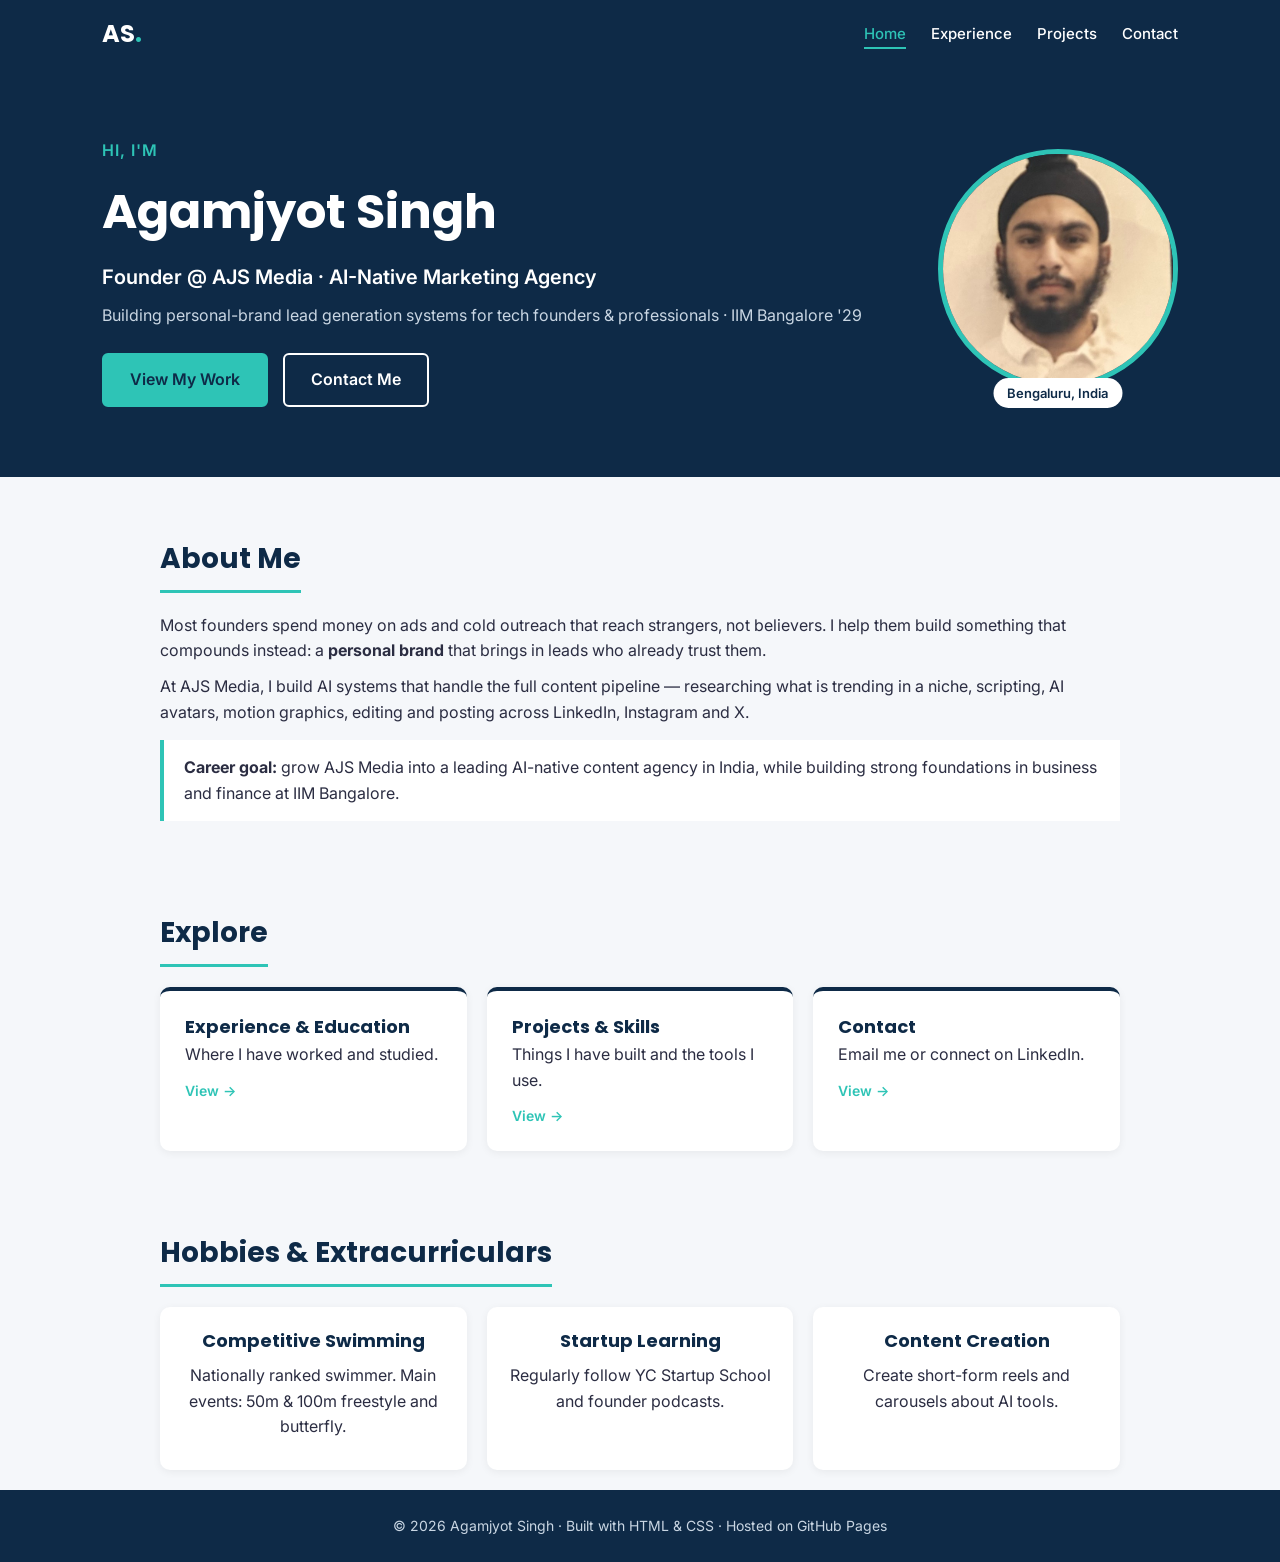
<file: index.html>
<!DOCTYPE html>
<html lang="en">
<head>
    <meta charset="UTF-8">
    <meta name="viewport" content="width=device-width, initial-scale=1.0">
    <title>Agamjyot Singh | Home</title>

    <!-- Google Fonts: Poppins for headings, Inter for body text -->
    <link rel="preconnect" href="https://fonts.googleapis.com">
    <link rel="preconnect" href="https://fonts.gstatic.com" crossorigin>
    <link href="https://fonts.googleapis.com/css2?family=Inter:wght@400;500;600&family=Poppins:wght@500;600;700&display=swap" rel="stylesheet">

    <!-- One shared stylesheet for all pages -->
    <link rel="stylesheet" href="style.css">
</head>
<body>

    <!-- ===== NAVIGATION BAR (same on every page) ===== -->
    <nav id="navbar">
        <a href="index.html" class="logo">AS<span>.</span></a>
        <ul class="nav-links">
            <li><a href="index.html" class="active">Home</a></li>
            <li><a href="experience.html">Experience</a></li>
            <li><a href="projects.html">Projects</a></li>
            <li><a href="contact.html">Contact</a></li>
        </ul>
    </nav>

    <!-- ===== HEADER: name, tagline, photo ===== -->
    <header>
        <div class="header-text">
            <p class="hello">Hi, I'm</p>
            <h1>Agamjyot Singh</h1>
            <p class="tagline">Founder @ AJS Media &middot; AI-Native Marketing Agency</p>
            <p class="sub-tagline">Building personal-brand lead generation systems for tech founders &amp; professionals &middot; IIM Bangalore '29</p>
            <div class="hero-buttons">
                <a href="projects.html" class="btn">View My Work</a>
                <a href="contact.html" class="btn btn-light">Contact Me</a>
            </div>
        </div>
        <div class="photo-box">
            <img src="profile.jpg" alt="Photo of Agamjyot Singh" class="profile-photo">
            <span class="badge">Bengaluru, India</span>
        </div>
    </header>

    <main>

        <!-- ===== SUMMARY / OBJECTIVE ===== -->
        <section id="about">
            <h2>About Me</h2>
            <p>
                Most founders spend money on ads and cold outreach that reach strangers, not believers.
                I help them build something that compounds instead: a <strong>personal brand</strong> that brings in
                leads who already trust them.
            </p>
            <p>
                At AJS Media, I build AI systems that handle the full content pipeline &mdash; researching what is
                trending in a niche, scripting, AI avatars, motion graphics, editing and posting across LinkedIn,
                Instagram and X.
            </p>
            <p class="goal">
                <strong>Career goal:</strong> grow AJS Media into a leading AI-native content agency in India, while
                building strong foundations in business and finance at IIM Bangalore.
            </p>
        </section>

        <!-- ===== EXPLORE: links to the other pages ===== -->
        <section id="explore">
            <h2>Explore</h2>
            <div class="explore-grid">
                <a href="experience.html" class="card explore-card">
                    <h3>Experience &amp; Education</h3>
                    <p>Where I have worked and studied.</p>
                    <span class="arrow">View &rarr;</span>
                </a>
                <a href="projects.html" class="card explore-card">
                    <h3>Projects &amp; Skills</h3>
                    <p>Things I have built and the tools I use.</p>
                    <span class="arrow">View &rarr;</span>
                </a>
                <a href="contact.html" class="card explore-card">
                    <h3>Contact</h3>
                    <p>Email me or connect on LinkedIn.</p>
                    <span class="arrow">View &rarr;</span>
                </a>
            </div>
        </section>

        <!-- ===== HOBBIES & EXTRACURRICULARS ===== -->
        <section id="hobbies">
            <h2>Hobbies &amp; Extracurriculars</h2>
            <div class="hobby-list">
                <div class="hobby">
                    <h3>Competitive Swimming</h3>
                    <p>Nationally ranked swimmer. Main events: 50m &amp; 100m freestyle and butterfly.</p>
                </div>
                <div class="hobby">
                    <h3>Startup Learning</h3>
                    <p>Regularly follow YC Startup School and founder podcasts.</p>
                </div>
                <div class="hobby">
                    <h3>Content Creation</h3>
                    <p>Create short-form reels and carousels about AI tools.</p>
                </div>
            </div>
        </section>

    </main>

    <!-- ===== FOOTER ===== -->
    <footer>
        <p>&copy; 2026 Agamjyot Singh &middot; Built with HTML &amp; CSS &middot; Hosted on GitHub Pages</p>
    </footer>

</body>
</html>
</file>
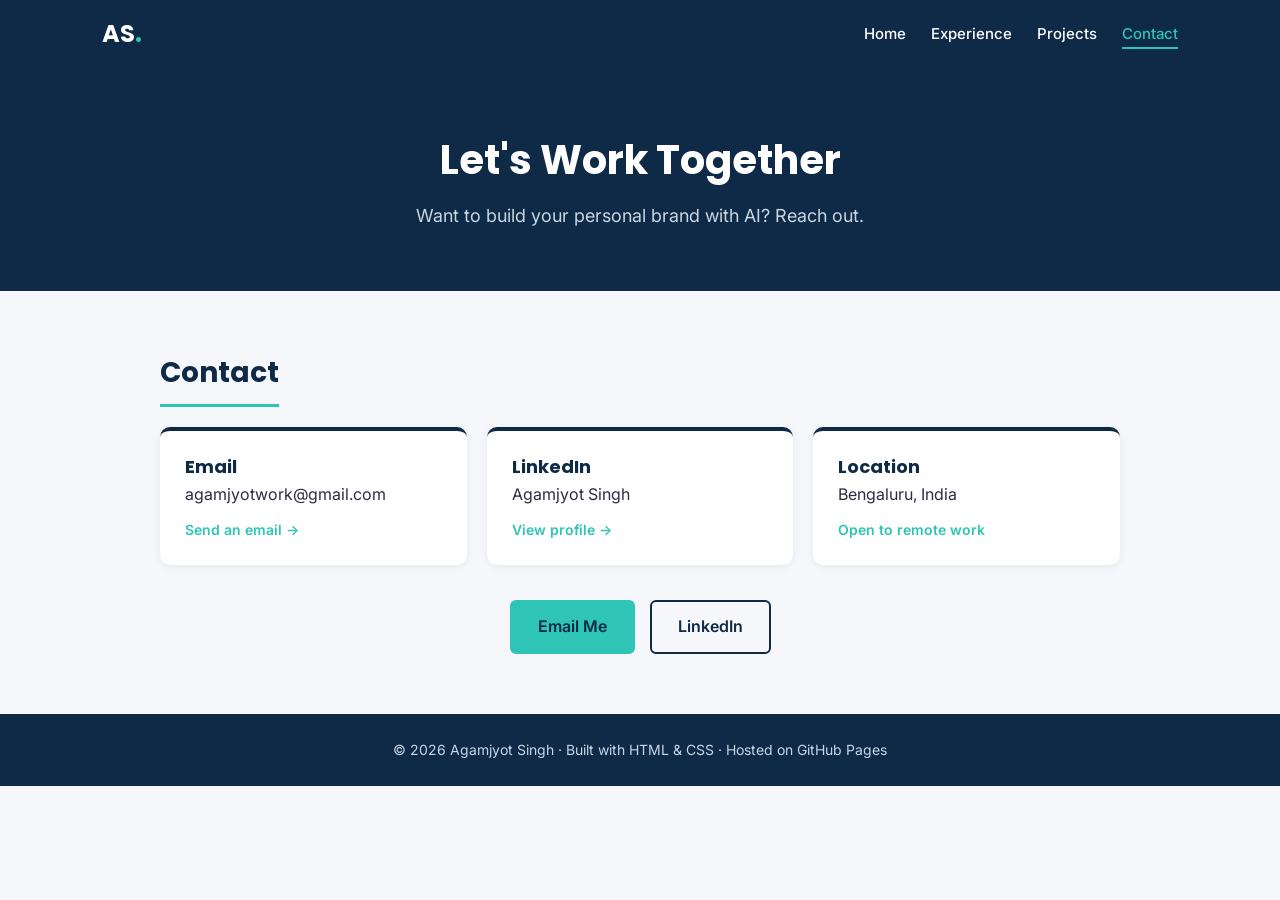
<file: contact.html>
<!DOCTYPE html>
<html lang="en">
<head>
    <meta charset="UTF-8">
    <meta name="viewport" content="width=device-width, initial-scale=1.0">
    <title>Agamjyot Singh | Contact</title>
    <link rel="preconnect" href="https://fonts.googleapis.com">
    <link rel="preconnect" href="https://fonts.gstatic.com" crossorigin>
    <link href="https://fonts.googleapis.com/css2?family=Inter:wght@400;500;600&family=Poppins:wght@500;600;700&display=swap" rel="stylesheet">
    <link rel="stylesheet" href="style.css">
</head>
<body>

    <!-- ===== NAVIGATION BAR ===== -->
    <nav id="navbar">
        <a href="index.html" class="logo">AS<span>.</span></a>
        <ul class="nav-links">
            <li><a href="index.html">Home</a></li>
            <li><a href="experience.html">Experience</a></li>
            <li><a href="projects.html">Projects</a></li>
            <li><a href="contact.html" class="active">Contact</a></li>
        </ul>
    </nav>

    <!-- ===== PAGE TITLE BANNER ===== -->
    <header class="page-banner">
        <h1>Let's Work Together</h1>
        <p>Want to build your personal brand with AI? Reach out.</p>
    </header>

    <main>
        <section id="contact">
            <h2>Contact</h2>

            <div class="contact-grid">
                <!-- mailto: opens the visitor's email app -->
                <a href="mailto:agamjyotwork@gmail.com" class="card contact-card">
                    <h3>Email</h3>
                    <p>agamjyotwork@gmail.com</p>
                    <span class="arrow">Send an email &rarr;</span>
                </a>

                <!-- target="_blank" opens LinkedIn in a new tab -->
                <a href="https://www.linkedin.com/in/agamjyot-singh-77b10638b" target="_blank" class="card contact-card">
                    <h3>LinkedIn</h3>
                    <p>Agamjyot Singh</p>
                    <span class="arrow">View profile &rarr;</span>
                </a>

                <div class="card contact-card">
                    <h3>Location</h3>
                    <p>Bengaluru, India</p>
                    <span class="arrow">Open to remote work</span>
                </div>
            </div>

            <div class="contact-links">
                <a href="mailto:agamjyotwork@gmail.com" class="btn">Email Me</a>
                <a href="https://www.linkedin.com/in/agamjyot-singh-77b10638b" target="_blank" class="btn btn-outline">LinkedIn</a>
            </div>
        </section>
    </main>

    <footer>
        <p>&copy; 2026 Agamjyot Singh &middot; Built with HTML &amp; CSS &middot; Hosted on GitHub Pages</p>
    </footer>

</body>
</html>
</file>
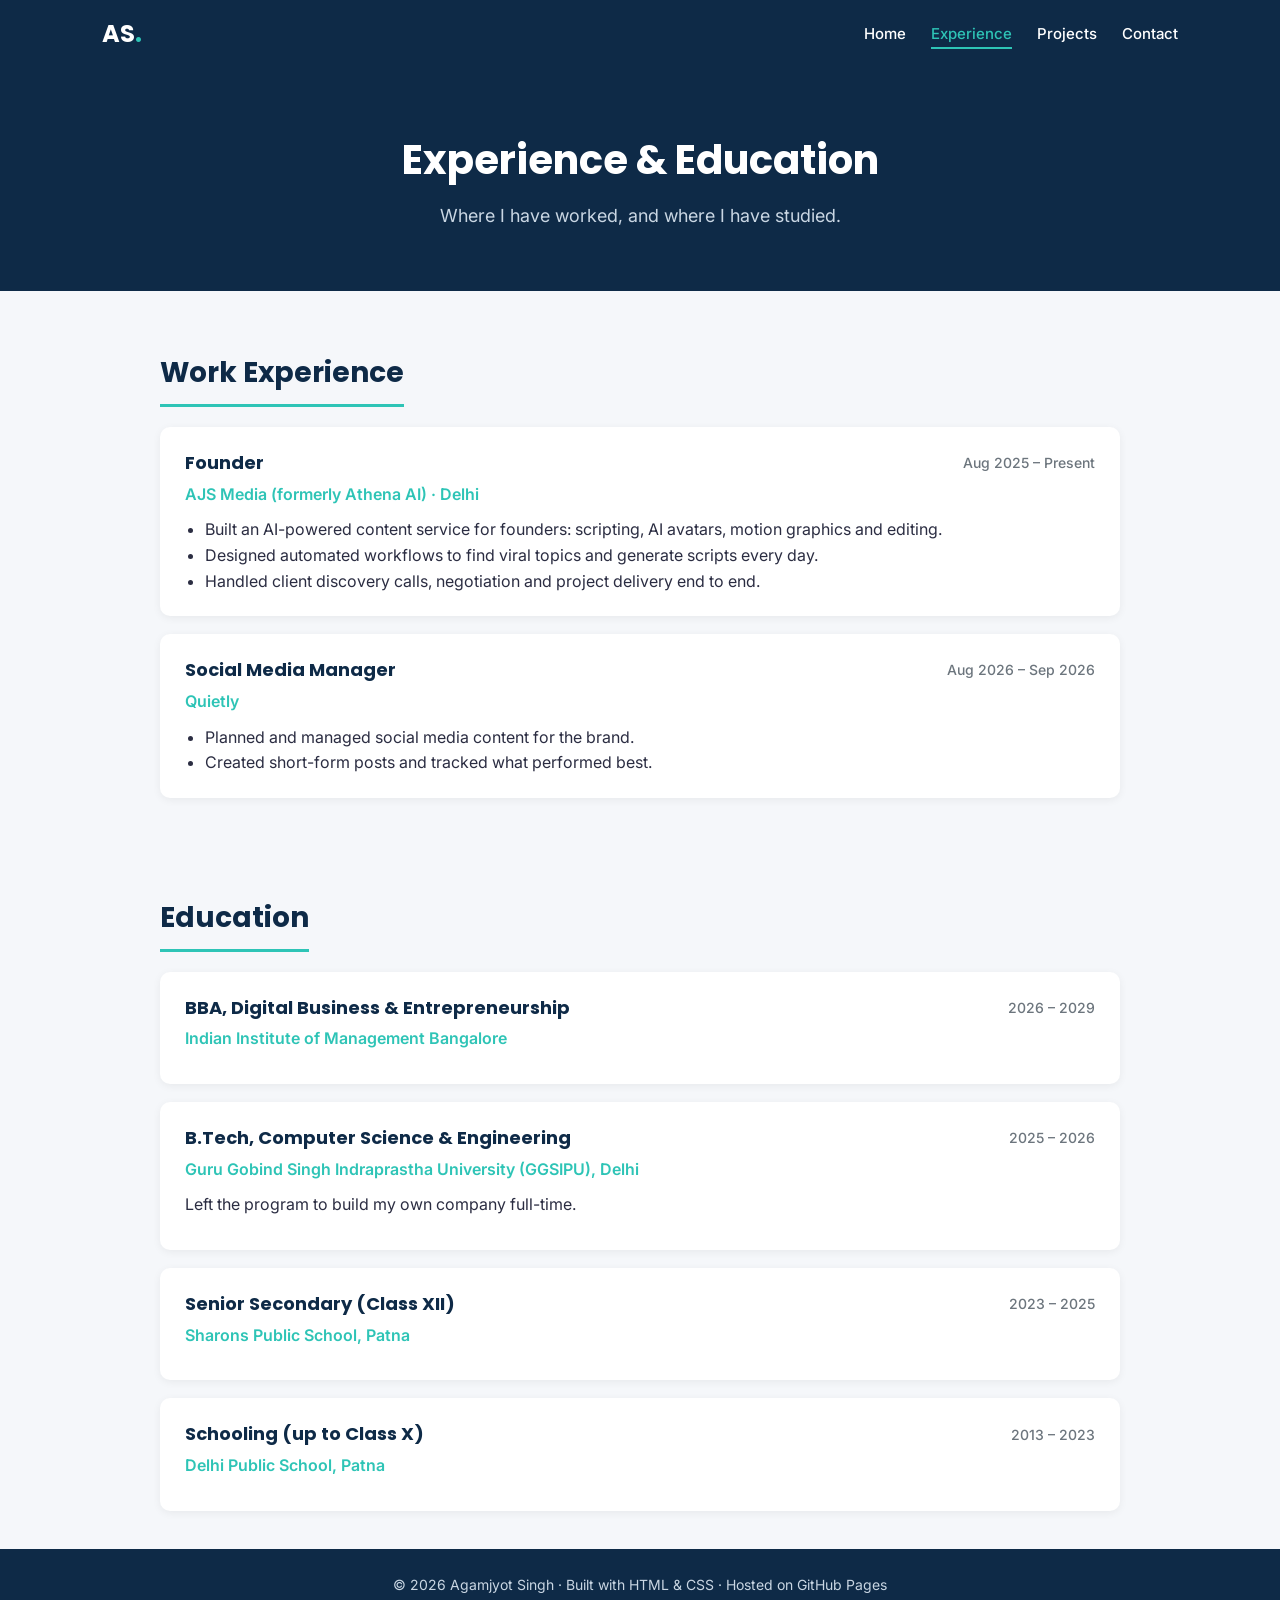
<file: experience.html>
<!DOCTYPE html>
<html lang="en">
<head>
    <meta charset="UTF-8">
    <meta name="viewport" content="width=device-width, initial-scale=1.0">
    <title>Agamjyot Singh | Experience</title>
    <link rel="preconnect" href="https://fonts.googleapis.com">
    <link rel="preconnect" href="https://fonts.gstatic.com" crossorigin>
    <link href="https://fonts.googleapis.com/css2?family=Inter:wght@400;500;600&family=Poppins:wght@500;600;700&display=swap" rel="stylesheet">
    <link rel="stylesheet" href="style.css">
</head>
<body>

    <!-- ===== NAVIGATION BAR ===== -->
    <nav id="navbar">
        <a href="index.html" class="logo">AS<span>.</span></a>
        <ul class="nav-links">
            <li><a href="index.html">Home</a></li>
            <li><a href="experience.html" class="active">Experience</a></li>
            <li><a href="projects.html">Projects</a></li>
            <li><a href="contact.html">Contact</a></li>
        </ul>
    </nav>

    <!-- ===== PAGE TITLE BANNER ===== -->
    <header class="page-banner">
        <h1>Experience &amp; Education</h1>
        <p>Where I have worked, and where I have studied.</p>
    </header>

    <main>

        <!-- ===== WORK EXPERIENCE ===== -->
        <section id="experience">
            <h2>Work Experience</h2>

            <article class="card">
                <div class="card-top">
                    <h3>Founder</h3>
                    <span class="date">Aug 2025 &ndash; Present</span>
                </div>
                <p class="company">AJS Media (formerly Athena AI) &middot; Delhi</p>
                <ul>
                    <li>Built an AI-powered content service for founders: scripting, AI avatars, motion graphics and editing.</li>
                    <li>Designed automated workflows to find viral topics and generate scripts every day.</li>
                    <li>Handled client discovery calls, negotiation and project delivery end to end.</li>
                </ul>
            </article>

            <article class="card">
                <div class="card-top">
                    <h3>Social Media Manager</h3>
                    <span class="date">Aug 2026 &ndash; Sep 2026</span>
                </div>
                <p class="company">Quietly</p>
                <ul>
                    <li>Planned and managed social media content for the brand.</li>
                    <li>Created short-form posts and tracked what performed best.</li>
                </ul>
            </article>
        </section>

        <!-- ===== EDUCATION ===== -->
        <section id="education">
            <h2>Education</h2>

            <article class="card">
                <div class="card-top">
                    <h3>BBA, Digital Business &amp; Entrepreneurship</h3>
                    <span class="date">2026 &ndash; 2029</span>
                </div>
                <p class="company">Indian Institute of Management Bangalore</p>
            </article>

            <article class="card">
                <div class="card-top">
                    <h3>B.Tech, Computer Science &amp; Engineering</h3>
                    <span class="date">2025 &ndash; 2026</span>
                </div>
                <p class="company">Guru Gobind Singh Indraprastha University (GGSIPU), Delhi</p>
                <p>Left the program to build my own company full-time.</p>
            </article>

            <article class="card">
                <div class="card-top">
                    <h3>Senior Secondary (Class XII)</h3>
                    <span class="date">2023 &ndash; 2025</span>
                </div>
                <p class="company">Sharons Public School, Patna</p>
            </article>

            <article class="card">
                <div class="card-top">
                    <h3>Schooling (up to Class X)</h3>
                    <span class="date">2013 &ndash; 2023</span>
                </div>
                <p class="company">Delhi Public School, Patna</p>
            </article>
        </section>

    </main>

    <footer>
        <p>&copy; 2026 Agamjyot Singh &middot; Built with HTML &amp; CSS &middot; Hosted on GitHub Pages</p>
    </footer>

</body>
</html>
</file>
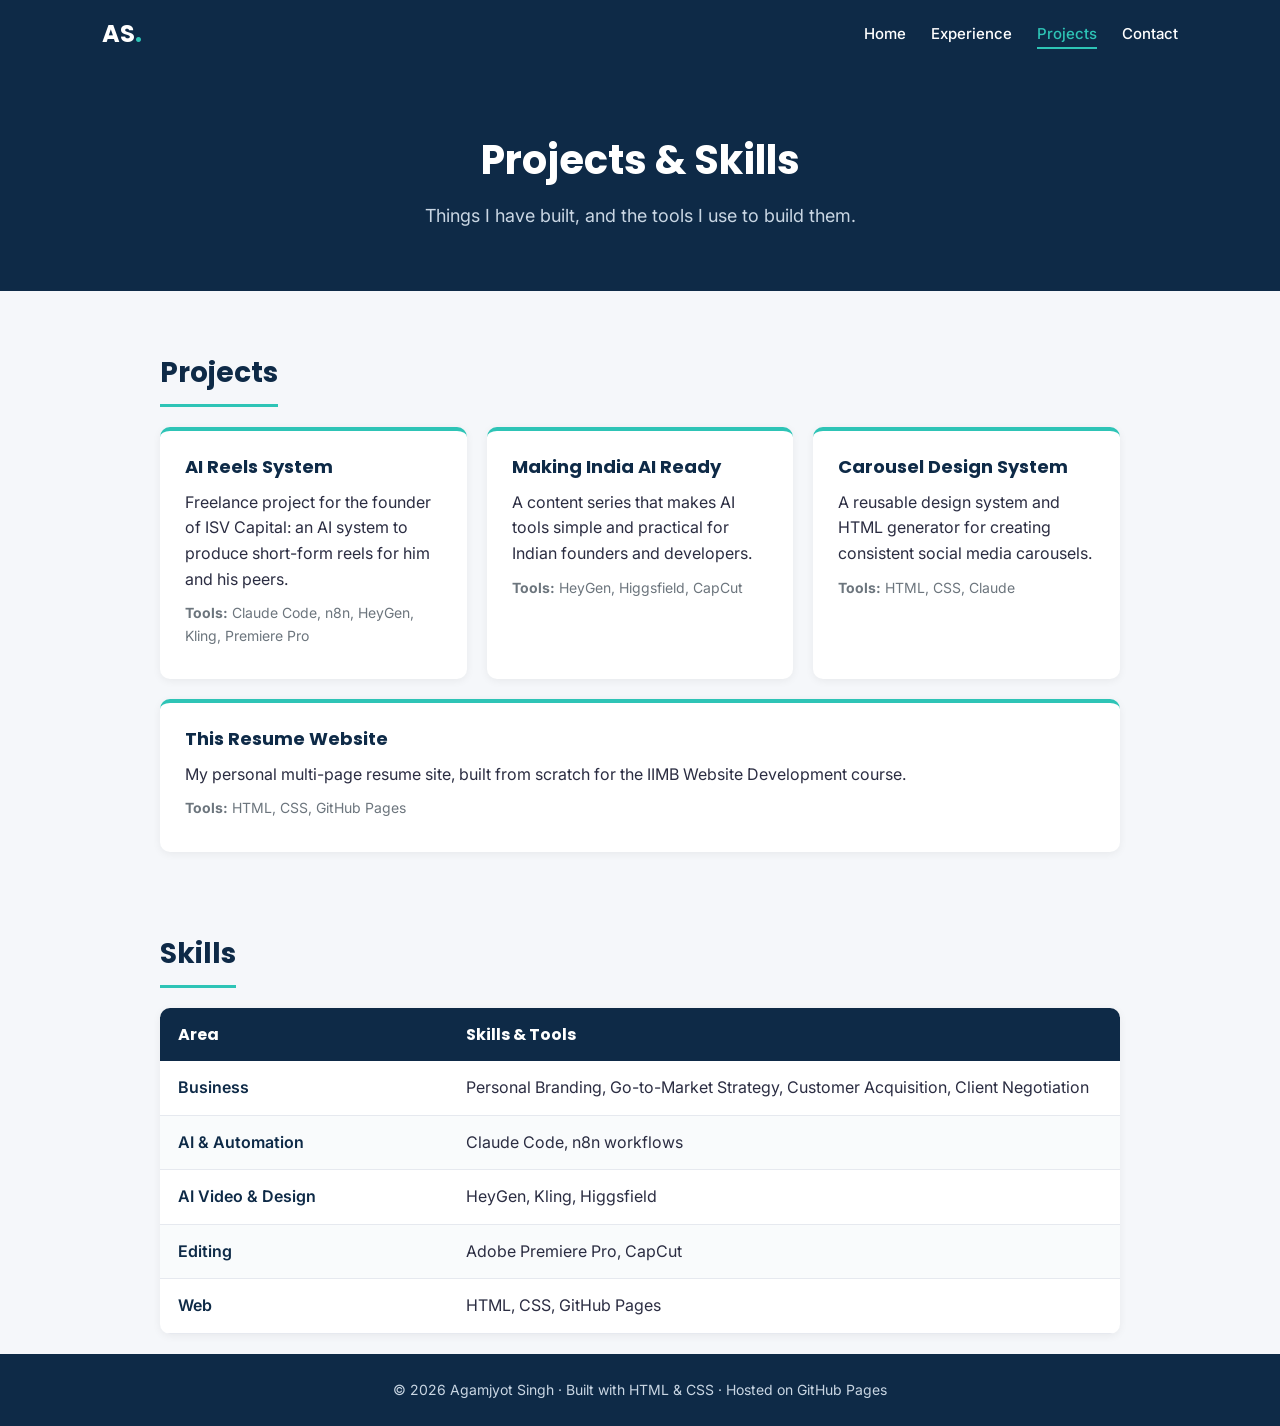
<file: projects.html>
<!DOCTYPE html>
<html lang="en">
<head>
    <meta charset="UTF-8">
    <meta name="viewport" content="width=device-width, initial-scale=1.0">
    <title>Agamjyot Singh | Projects</title>
    <link rel="preconnect" href="https://fonts.googleapis.com">
    <link rel="preconnect" href="https://fonts.gstatic.com" crossorigin>
    <link href="https://fonts.googleapis.com/css2?family=Inter:wght@400;500;600&family=Poppins:wght@500;600;700&display=swap" rel="stylesheet">
    <link rel="stylesheet" href="style.css">
</head>
<body>

    <!-- ===== NAVIGATION BAR ===== -->
    <nav id="navbar">
        <a href="index.html" class="logo">AS<span>.</span></a>
        <ul class="nav-links">
            <li><a href="index.html">Home</a></li>
            <li><a href="experience.html">Experience</a></li>
            <li><a href="projects.html" class="active">Projects</a></li>
            <li><a href="contact.html">Contact</a></li>
        </ul>
    </nav>

    <!-- ===== PAGE TITLE BANNER ===== -->
    <header class="page-banner">
        <h1>Projects &amp; Skills</h1>
        <p>Things I have built, and the tools I use to build them.</p>
    </header>

    <main>

        <!-- ===== PROJECTS ===== -->
        <section id="projects">
            <h2>Projects</h2>

            <div class="project-grid">
                <article class="card project">
                    <h3>AI Reels System</h3>
                    <p>Freelance project for the founder of ISV Capital: an AI system to produce short-form reels for him and his peers.</p>
                    <p class="tools"><strong>Tools:</strong> Claude Code, n8n, HeyGen, Kling, Premiere Pro</p>
                </article>

                <article class="card project">
                    <h3>Making India AI Ready</h3>
                    <p>A content series that makes AI tools simple and practical for Indian founders and developers.</p>
                    <p class="tools"><strong>Tools:</strong> HeyGen, Higgsfield, CapCut</p>
                </article>

                <article class="card project">
                    <h3>Carousel Design System</h3>
                    <p>A reusable design system and HTML generator for creating consistent social media carousels.</p>
                    <p class="tools"><strong>Tools:</strong> HTML, CSS, Claude</p>
                </article>

                <article class="card project">
                    <h3>This Resume Website</h3>
                    <p>My personal multi-page resume site, built from scratch for the IIMB Website Development course.</p>
                    <p class="tools"><strong>Tools:</strong> HTML, CSS, GitHub Pages</p>
                </article>
            </div>
        </section>

        <!-- ===== SKILLS TABLE ===== -->
        <section id="skills">
            <h2>Skills</h2>
            <table>
                <thead>
                    <tr>
                        <th>Area</th>
                        <th>Skills &amp; Tools</th>
                    </tr>
                </thead>
                <tbody>
                    <tr>
                        <td>Business</td>
                        <td>Personal Branding, Go-to-Market Strategy, Customer Acquisition, Client Negotiation</td>
                    </tr>
                    <tr>
                        <td>AI &amp; Automation</td>
                        <td>Claude Code, n8n workflows</td>
                    </tr>
                    <tr>
                        <td>AI Video &amp; Design</td>
                        <td>HeyGen, Kling, Higgsfield</td>
                    </tr>
                    <tr>
                        <td>Editing</td>
                        <td>Adobe Premiere Pro, CapCut</td>
                    </tr>
                    <tr>
                        <td>Web</td>
                        <td>HTML, CSS, GitHub Pages</td>
                    </tr>
                </tbody>
            </table>
        </section>

    </main>

    <footer>
        <p>&copy; 2026 Agamjyot Singh &middot; Built with HTML &amp; CSS &middot; Hosted on GitHub Pages</p>
    </footer>

</body>
</html>
</file>
<file: style.css>
/* =========================================
   Agamjyot Singh - Resume Website Styles
   ========================================= */

/* ---------- 1. Color palette (CSS variables) ---------- */
:root {
    --navy: #0e2a47;        /* main dark color: nav, header, footer */
    --teal: #2ec4b6;        /* accent color: buttons, highlights */
    --light-bg: #f5f7fa;    /* page background */
    --white: #ffffff;       /* cards */
    --text: #2b2d42;        /* main text */
    --muted: #6c757d;       /* dates, small text */
}

/* ---------- 2. Element selectors (base styles) ---------- */
* {
    margin: 0;
    padding: 0;
    box-sizing: border-box;
}

html {
    scroll-behavior: smooth;   /* smooth scroll when clicking nav links */
}

body {
    font-family: 'Inter', sans-serif;
    background-color: var(--light-bg);
    color: var(--text);
    line-height: 1.6;
}

h1, h2, h3 {
    font-family: 'Poppins', sans-serif;
    color: var(--navy);
}

h2 {
    font-size: 28px;
    margin-bottom: 20px;
    padding-bottom: 8px;
    border-bottom: 3px solid var(--teal);
    display: inline-block;     /* underline only as wide as the heading */
}

h3 {
    font-size: 18px;
}

p {
    margin-bottom: 10px;
}

a {
    text-decoration: none;
    color: inherit;
}

ul {
    padding-left: 20px;
}

/* ---------- 3. Navigation bar (ID selector + flexbox + sticky) ---------- */
#navbar {
    position: sticky;          /* stays at top while scrolling */
    top: 0;
    z-index: 10;
    display: flex;
    justify-content: space-between;
    align-items: center;
    flex-wrap: wrap;
    padding: 15px 8%;
    background-color: var(--navy);
}

.logo {
    font-family: 'Poppins', sans-serif;
    font-size: 24px;
    font-weight: 700;
    color: var(--white);
}

.logo span {
    color: var(--teal);
}

.nav-links {
    display: flex;
    flex-wrap: wrap;
    gap: 8px 25px;             /* 8px between rows, 25px between links */
    list-style: none;
    padding-left: 0;
}

.nav-links a {
    color: var(--white);
    font-size: 15px;
    font-weight: 500;
}

.nav-links a:hover {
    color: var(--teal);
}

/* Highlights the page you are currently on */
.nav-links a.active {
    color: var(--teal);
    border-bottom: 2px solid var(--teal);
    padding-bottom: 4px;
}

/* ---------- 4. Header (name, tagline, photo) ---------- */
header {
    display: flex;
    justify-content: space-between;
    align-items: center;
    flex-wrap: wrap;
    gap: 40px;
    padding: 70px 8%;
    background-color: var(--navy);
    color: var(--white);
}

.header-text {
    flex: 1;
    min-width: 280px;
}

.hello {
    color: var(--teal);
    font-weight: 600;
    letter-spacing: 1px;
    text-transform: uppercase;
}

header h1 {
    font-size: 48px;
    color: var(--white);
    margin-bottom: 10px;
}

.tagline {
    font-size: 20px;
    font-weight: 600;
}

.sub-tagline {
    color: #c9d6e3;
    margin-bottom: 25px;
}

.hero-buttons {
    display: flex;
    flex-wrap: wrap;
    gap: 15px;
}

/* Smaller title banner used on the inner pages */
.page-banner {
    display: block;
    text-align: center;
    padding: 60px 8%;
}

.page-banner h1 {
    font-size: 40px;
}

.page-banner p {
    color: #c9d6e3;
    font-size: 18px;
    margin-bottom: 0;
}

/* Photo box uses position: relative so the badge can sit on top of it */
.photo-box {
    position: relative;
}

.profile-photo {
    width: 240px;
    height: 240px;
    object-fit: cover;
    border-radius: 50%;
    border: 5px solid var(--teal);
}

.badge {
    position: absolute;        /* placed relative to .photo-box */
    bottom: -12px;             /* sits just below the photo, not over the face */
    left: 50%;
    transform: translateX(-50%);
    background-color: var(--white);
    color: var(--navy);
    font-size: 13px;
    font-weight: 600;
    padding: 5px 14px;
    border-radius: 20px;
    white-space: nowrap;
}

/* ---------- 5. Buttons (class selectors) ---------- */
.btn {
    display: inline-block;
    background-color: var(--teal);
    color: var(--navy);
    font-weight: 600;
    padding: 12px 26px;
    border-radius: 6px;
    border: 2px solid var(--teal);
}

.btn:hover {
    background-color: transparent;
    color: var(--teal);
}

.btn-outline {
    background-color: transparent;
    color: var(--navy);
    border-color: var(--navy);
}

.btn-outline:hover {
    background-color: var(--navy);
    color: var(--white);
}

/* White outline button for the dark header */
.btn-light {
    background-color: transparent;
    color: var(--white);
    border-color: var(--white);
}

.btn-light:hover {
    background-color: var(--white);
    color: var(--navy);
}

/* ---------- 6. Sections ---------- */
main {
    max-width: 1000px;
    margin: 0 auto;            /* centers the content */
    padding: 0 20px;
}

section {
    padding: 60px 0 20px;
}

.goal {
    background-color: var(--white);
    border-left: 4px solid var(--teal);
    padding: 15px 20px;
    margin-top: 15px;
}

/* ---------- 7. Cards (experience, education, projects) ---------- */
.card {
    background-color: var(--white);
    padding: 22px 25px;
    margin-bottom: 18px;
    border-radius: 10px;
    box-shadow: 0 2px 8px rgba(0, 0, 0, 0.06);
}

.card:hover {
    box-shadow: 0 6px 16px rgba(0, 0, 0, 0.12);
}

.card-top {
    display: flex;
    justify-content: space-between;
    align-items: center;
    flex-wrap: wrap;
    gap: 10px;
}

.date {
    color: var(--muted);
    font-size: 14px;
    font-weight: 500;
}

.company {
    color: var(--teal);
    font-weight: 600;
    margin: 4px 0 10px;
}

/* Projects shown side by side with flexbox */
.project-grid {
    display: flex;
    flex-wrap: wrap;
    gap: 20px;
}

.project {
    flex: 1 1 280px;           /* each card at least 280px wide */
    margin-bottom: 0;
    border-top: 4px solid var(--teal);
}

.project h3 {
    margin-bottom: 8px;
}

.tools {
    color: var(--muted);
    font-size: 14px;
}

/* ---------- 8. Skills table ---------- */
table {
    width: 100%;
    border-collapse: collapse;
    background-color: var(--white);
    border-radius: 10px;
    overflow: hidden;
    box-shadow: 0 2px 8px rgba(0, 0, 0, 0.06);
}

th {
    background-color: var(--navy);
    color: var(--white);
    font-family: 'Poppins', sans-serif;
    text-align: left;
    padding: 14px 18px;
}

td {
    padding: 14px 18px;
    border-bottom: 1px solid #e6e9ef;
}

td:first-child {
    font-weight: 600;
    color: var(--navy);
    width: 30%;
}

tr:nth-child(even) {
    background-color: #f9fbfc;
}

/* ---------- 9. Hobbies ---------- */
.hobby-list {
    display: flex;
    flex-wrap: wrap;
    gap: 20px;
}

.hobby {
    flex: 1 1 250px;
    background-color: var(--white);
    padding: 20px;
    border-radius: 10px;
    text-align: center;
    box-shadow: 0 2px 8px rgba(0, 0, 0, 0.06);
}

.hobby h3 {
    margin-bottom: 8px;
}

/* ---------- 10. Clickable cards (Explore on home, Contact page) ---------- */
.explore-grid,
.contact-grid {
    display: flex;
    flex-wrap: wrap;
    gap: 20px;
}

.explore-card,
.contact-card {
    flex: 1 1 250px;
    margin-bottom: 0;
    border-top: 4px solid var(--navy);
}

.explore-card:hover,
.contact-card:hover {
    border-top-color: var(--teal);
}

.arrow {
    color: var(--teal);
    font-weight: 600;
    font-size: 14px;
}

/* ---------- 11. Contact page ---------- */
#contact {
    padding-bottom: 60px;
}

.contact-links {
    display: flex;
    justify-content: center;
    flex-wrap: wrap;
    gap: 15px;
    margin-top: 35px;
}

/* ---------- 12. Footer ---------- */
footer {
    background-color: var(--navy);
    color: #c9d6e3;
    text-align: center;
    padding: 25px;
    font-size: 14px;
}

footer p {
    margin-bottom: 0;
}
</file>
